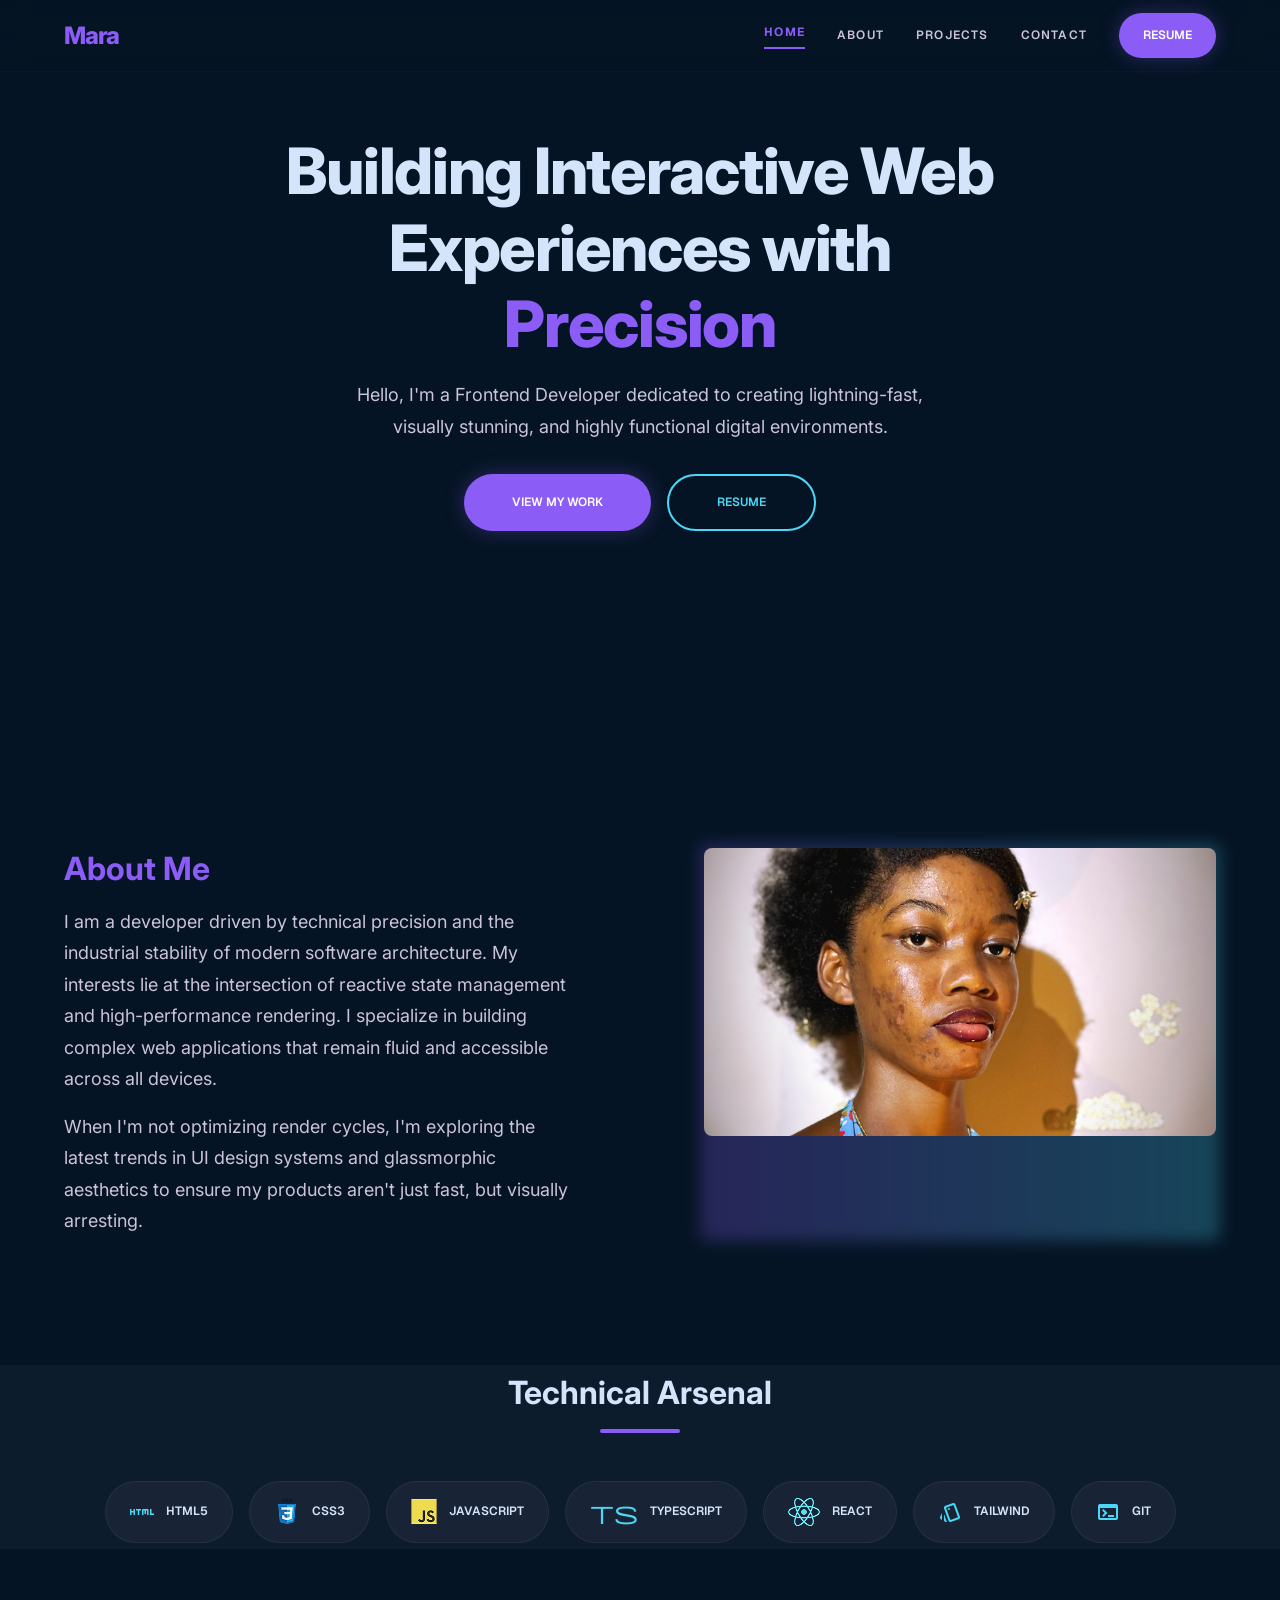
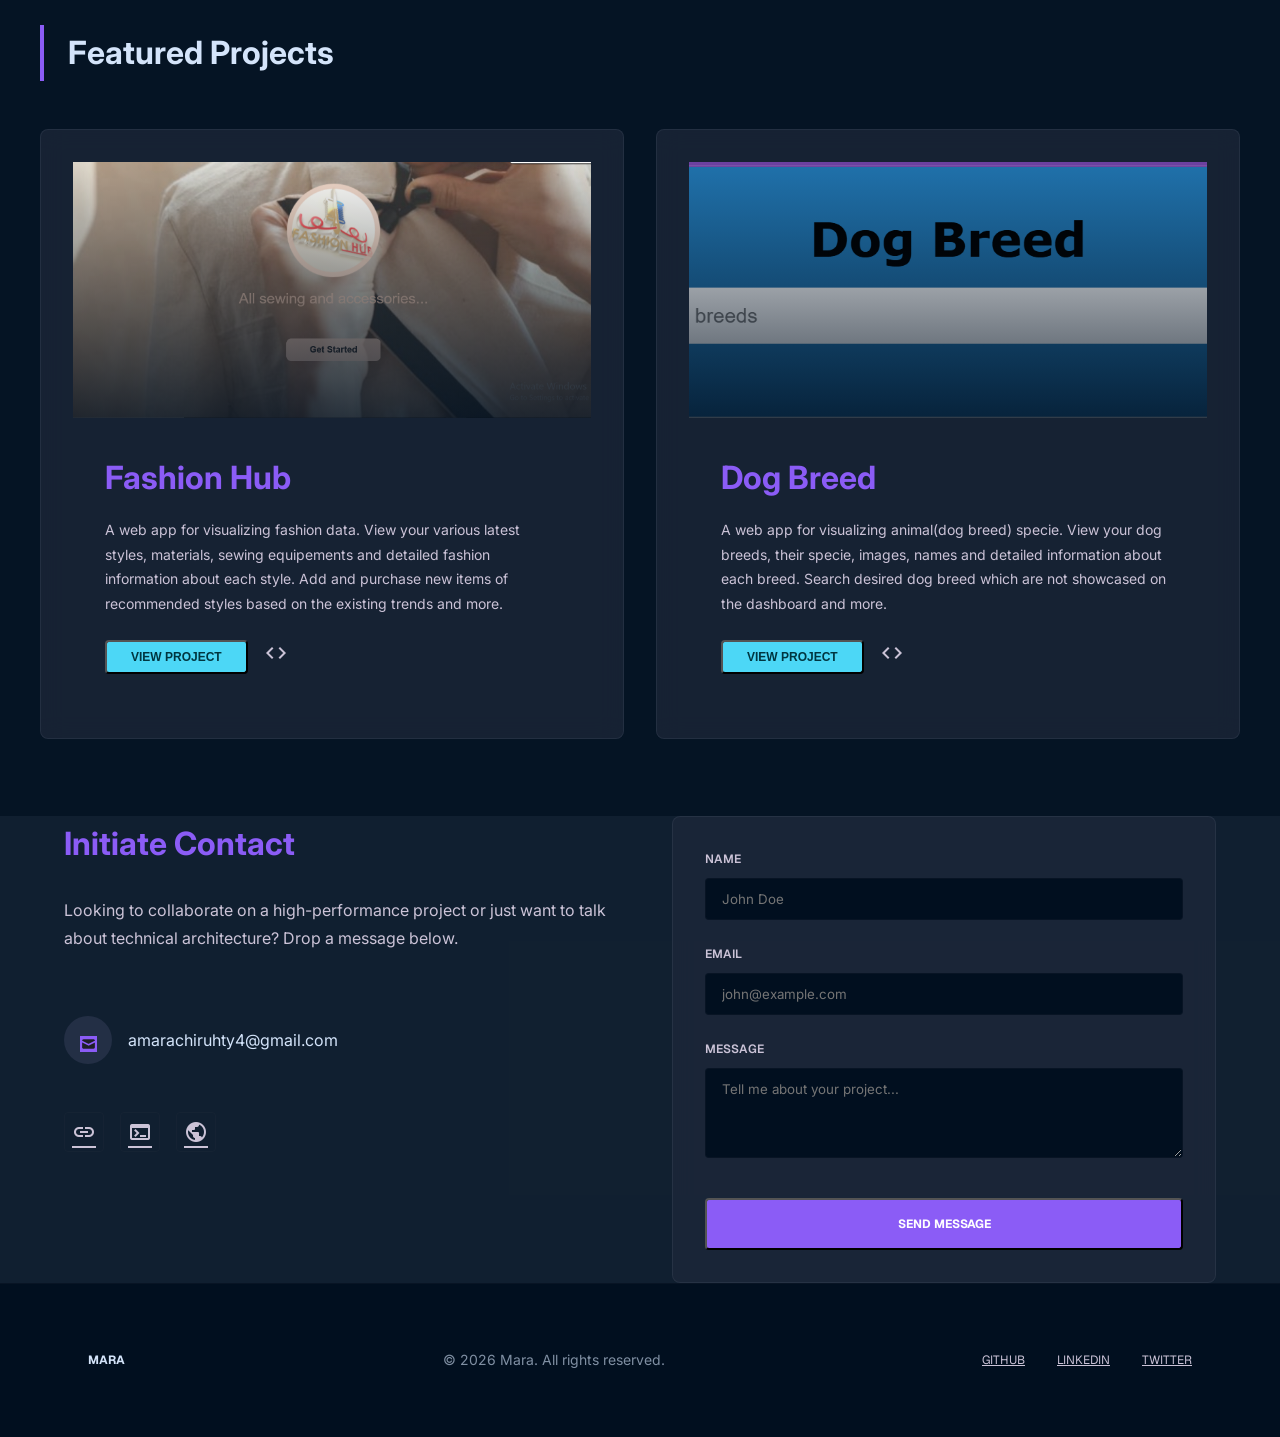
<file: index.html>
<!DOCTYPE html>
<html lang="en">
<head>
    <meta charset="UTF-8">
    <meta name="viewport" content="width=device-width, initial-scale=1.0">
   <title>Mara | Frontend Developer</title>
    <link rel="stylesheet" href="styles.css">
    <link href="https://fonts.googleapis.com/css2?family=Inter:wght@400;700;800&amp;family=Geist:wght@400;600&amp;display=swap" rel="stylesheet"/>
    <link href="https://fonts.googleapis.com/css2?family=Material+Symbols+Outlined:wght,FILL@100..700,0..1&amp;display=swap" rel="stylesheet"/>
</head>
<body>
    <header class="navbar">
        <nav class="container navbar-content">
            <a class="logo" href="#home">Mara</a>
            <section class="nav-links">
                <a class="nav-link nav-active text-label-caps" href="#home">HOME</a>
                <a class="nav-link text-label-caps" href="#about">ABOUT</a>
                <a class="nav-link text-label-caps" href="#projects">PROJECTS</a>
                <a class="nav-link text-label-caps" href="#contact">CONTACT</a>
                <a class="btn btn-primary" href="#">RESUME</a>
            </section>
            <section class="mobile-controls">
                <button id="menu-toggle">
                    <span class="material-symbols-outlined">&#9779;</span>
                </button>
            </section>
        </nav>
    </header>
    <section class="mobile-menu-overlay" id="mobile-menu">
        <button class="mobile-close" id="menu-close">
        <span class="material-symbols-outlined" style="font-size: 2rem;">&#10006;</span>
        </button>
        <a class="mobile-nav-link" href="#home">Home</a>
        <a class="mobile-nav-link" href="#about">About</a>
        <a class="mobile-nav-link" href="#projects">Projects</a>
        <a class="mobile-nav-link" href="#contact">Contact</a>
    </section>
    <main>
        <section class="hero" id="home">
            <div class="container hero-content reveal">
                <h1 class="text-display hero-title">
                    Building Interactive Web Experiences with <span>Precision</span>
                </h1>
                <p class="text-body-lg hero-desc">
                    Hello, I'm a Frontend Developer dedicated to creating lightning-fast, visually stunning, and highly functional digital environments.
                </p>
                <div class="hero-btns">
                    <a class="btn btn-primary btn-hero" href="#projects">VIEW MY WORK</a>
                    <a class="btn btn-outline btn-hero" href="#">RESUME</a>
                </div>
            </div>
        </section>
        <section id="about">
            <div class="container about-grid">
                <div class="reveal">
                    <h2 class="text-headline" style="color: var(--primary); margin-bottom: var(--space-sm);">About Me</h2>
                    <p class="text-body-lg" style="color: var(--on-surface-variant); margin-bottom: var(--space-sm);">
                       I am a developer driven by technical precision and the industrial stability of modern software architecture. My interests lie at the intersection of reactive state management and high-performance rendering. 
                        I specialize in building complex web applications that remain fluid and accessible across all devices. 
                    </p>
                    <p class="text-body-lg" style="color: var(--on-surface-variant);">
                       When I'm not optimizing render cycles, I'm exploring the latest trends in UI design systems and glassmorphic aesthetics to ensure my products aren't just fast, but visually arresting.
                    </p>
                </div>
                <div class="image-wrapper">
                    <p class="about-image">
                        <img data-alt="A professional, high-tech workspace of a software developer in a dark room. The desk features multiple ultra-wide monitors displaying complex code structures in neon violet and cyan syntax. A mechanical keyboard glows softly. The lighting is low-key, emphasizing a cyber-industrial aesthetic with subtle depth of field and premium hardware." src="assests/profile1 (2).jpg"/>
                    </p>
                </div>
            </div>
        </section>
        <!-- Skills Section -->
        <section class="skills-section reveal">
            <div class="container">
                <div class="skills-header">
                    <h2>Technical Arsenal</h2>
                    <div class="skills-divider"></div>
                </div>
                <div class="skills-grid">
                    <div class="glass-card skill-tag">
                        <span class="material-symbols-outlined">html</span>
                        <span>HTML5</span>
                    </div>
                    <div class="glass-card skill-tag">
                        <img src="./assests/css.png" alt="">
                        <span>CSS3</span>
                    </div>
                    <div class="glass-card skill-tag">
                        <img src="./assests/js.png" alt="">
                        <span>JavaScript</span>
                    </div>
                    <div class="glass-card skill-tag">
                        <span class="material-symbols-outlined">TS</span>
                        <span>TypeScript</span>
                    </div>
                    <div class="glass-card skill-tag">
                        <img src="./assests/react.png" alt="">
                        <span>React</span>
                    </div>
                    <div class="glass-card skill-tag">
                        <span class="material-symbols-outlined">style</span>
                        <span>Tailwind</span>
                    </div>
                    <div class="glass-card skill-tag">
                        <span class="material-symbols-outlined">terminal</span>
                        <span>Git</span>
                    </div>
                </div>
            </div>
        </section>

        <!-- Projects Section -->
        <section class="container projects-section reveal" id="projects">
            <h2 class="projects-title">Featured Projects</h2>
            <main class="projects-grid">
                <!-- Project 1 -->
                <section class="glass-card project-card">
                    <div class="project-image">
                        <img data-alt="A futuristic dashboard UI for a data analytics platform. The interface features translucent glass cards, neon-lit line charts in Electric Violet, and a deep slate background. The design is sleek, industrial, and high-contrast, representing a sophisticated technical tool for engineers." src="./assests/fashion.png"/>
                        <div class="project-overlay"></div>
                    </div>
                    <div class="project-info">
                    <h3 class="project-name">Fashion Hub</h3>
                    <p class="project-desc">A web app for visualizing fashion data. View your various latest styles, materials, sewing equipements and detailed fashion information about each style. Add and purchase new items of recommended styles based on the existing trends and more.</p>
                    <div class="project-actions">
                    <button class="btn-project">View Project</button>
                    <a class="project-code-link" href="#">
                    <span class="material-symbols-outlined">code</span>
                    </a>
                    </div>
                    </div>
                </section>
                <!-- Project 2 -->
                <section class="glass-card project-card">
                    <div class="project-image">
                        <img data-alt="A conceptual mobile application for a technical portfolio hub. The screen shows a grid of sleek project cards with obsidian textures and cyber-cyan accents. The atmosphere is professional and tech-forward, with soft glowing highlights and sharp typography." src="./assests/dog-breed.png"/>
                        <div class="project-overlay"></div>
                    </div>
                    <div class="project-info">
                        <h3 class="project-name">Dog Breed</h3>
                        <p class="project-desc">A web app for visualizing animal(dog breed) specie. View your dog breeds, their specie, images, names and detailed information about each breed. Search desired dog breed which are not showcased on the dashboard and more.</p>
                        <div class="project-actions">
                            <button class="btn-project">View Project</button>
                            <a class="project-code-link" href="#">
                                <span class="material-symbols-outlined">code</span>
                            </a>
                        </div>
                    </div>
                </section>
            </main>
        </section>
        <!-- Contact Section -->
        <section class="contact-section reveal" id="contact">
            <div class="container contact-grid">
                <div class="contact-info">
                    <h2>Initiate Contact</h2>
                    <p>Looking to collaborate on a high-performance project or just want to talk about technical architecture? Drop a message below.</p>
                    <p class="contact-methods">
                        <div class="contact-method">
                            <div class="contact-icon">
                                <span class="material-symbols-outlined">
                                    <img src="./assests/Mail.png" alt="" style="background-color: var(--primary);">
                                </span>
                            </div>
                            <span class="contact-label">amarachiruhty4@gmail.com</span>
                        </div>
                    </p>
                    <p class="social-links">
                        <a class="social-link" href="#">
                            <span class="material-symbols-outlined">link</span>
                        </a>
                        <a class="social-link" href="#">
                            <span class="material-symbols-outlined">terminal</span>
                        </a>
                        <a class="social-link" href="#">
                            <span class="material-symbols-outlined">public</span>
                        </a>
                    </p>
                </div>
                <form class="glass-card contact-form">
                    <p class="form-group">
                        <label for="name">Name</label>
                        <input id="name" placeholder="John Doe" type="text"/>
                    </p>
                    <p class="form-group">
                        <label for="email">Email</label>
                        <input id="email" placeholder="john@example.com" type="email"/>
                    </p>
                    <p class="form-group">
                        <label for="message">Message</label>
                        <textarea id="message" placeholder="Tell me about your project..." rows="4"></textarea>
                    </p>
                    <button class="btn-submit" type="submit">Send Message</button>
                </form>
            </div>
        </section>
    </main>

    <footer class="site-footer">
        <div class="container footer-content">
            <div class="footer-logo">Mara</div>
            <small class="copyright">
                © 2026 Mara. All rights reserved.
            </small>
            <div class="footer-links">
                <a class="footer-link" href="#">GitHub</a>
                <a class="footer-link" href="#">LinkedIn</a>
                <a class="footer-link" href="#">Twitter</a>
            </div>
        </div>
    </footer>

    <script src="script.js"></script>
</body>
</html>
</file>
<file: styles.css>
:root {
	/* Design System Tokens */
	--primary: #8b5cf6; /* Electric Violet - Dark Mode Default */
	--on-primary: #ffffff;
	--secondary: #4cd7f6; 
	--on-secondary: #003640;
	--background: #051424; 
	--on-background: #d4e4fa;
	--surface: rgba(5, 20, 36, 0.7);
	--surface-container-low: #0d1c2d;
	--surface-container-lowest: #010f1f;
	--on-surface: #d4e4fa;
	--on-surface-variant: #cbc3d7;
	--outline: #958ea0;
	--outline-variant: rgba(73, 68, 84, 0.1);
	
	--radius-default: 0.125rem;
	--radius-lg: 0.25rem;
	--radius-xl: 0.5rem;
	--radius-full: 9999px;

	--space-xs: 0.5rem;
	--space-sm: 1rem;
	--space-md: 2rem;
	--space-lg: 4rem;
	--space-xl: 8rem;
	--gutter: 1.5rem;
	--max-width: 1200px;

	--font-body: 'Inter', sans-serif;
	--font-display: 'Inter', sans-serif;
	--font-caps: 'Geist', sans-serif;

	--transition: all 0.3s cubic-bezier(0.22, 1, 0.36, 1);
}

/* [data-theme="light"] {
	--primary: #06b6d4; 
	--secondary: #06b6d4;
	--background: #ffffff;
	--on-background: #0f172a;
	--surface: rgba(255, 255, 255, 0.8);
	--surface-container-low: #f8fafc;
	--surface-container-lowest: #ffffff;
	--on-surface: #1e293b;
	--on-surface-variant: #64748b;
	--outline: #cbd5e1;
	--outline-variant: rgba(15, 23, 42, 0.1);
} */

* {
    box-sizing: border-box;
    margin: 0;
    padding: 0;
}

html {
	scroll-behavior: smooth; 
}

body {
	font-family: var(--font-body);
	background-color: var(--background);
	color: var(--on-background);
	line-height: 1.75;
	overflow-x: hidden;
	transition: background-color 0.3s ease, color 0.3s ease;
}

.container {
	max-width: var(--max-width);
	margin: 0 auto;
	padding: 0 var(--gutter);
}

/* Typography Classes */
.text-display {
	font-family: var(--font-display); 
	font-size: 2.5rem; 
	font-weight: 800; 
	line-height: 1.2; 
	letter-spacing: -0.02em; 
}

.text-headline { 
	font-size: 2rem; 
	font-weight: 700; 
	line-height: 1.3; 
}

.text-body-lg { 
	font-size: 1.125rem; 
}

.text-body-sm { 
	font-size: 0.875rem; 
}

.text-label-caps { 
	font-family: var(--font-caps); 
	font-size: 0.75rem; 
	font-weight: 600; 
	letter-spacing: 0.1em; 
	text-transform: uppercase; 
}

/* Component Styles */
.navbar {
	position: fixed;
	top: 0; left: 0; right: 0;
	z-index: 50;
	background: var(--surface);
	backdrop-filter: blur(12px);
	border-bottom: 1px solid var(--outline-variant);
	height: 72px;
	display: flex;
	align-items: center;
}

.navbar-content {
	display: flex;
	justify-content: space-between;
	align-items: center;
	width: 100%;
}

.logo {
	font-size: 1.5rem;
	font-weight: 800;
	color: var(--primary);
	text-decoration: none;
	letter-spacing: -0.05em;
	transition: var(--transition);
}

.nav-links { 
	display: none; 
	gap: var(--space-md); 
	align-items: center; 
}

.nav-link {
	text-decoration: none;
	color: var(--on-surface-variant);
	transition: var(--transition);
}

.nav-link:hover { 
	color: var(--primary); 
}

.nav-active { 
	color: var(--primary); 
	font-weight: 700; 
	border-bottom: 2px solid var(--primary); 
	padding-bottom: 4px; 
}

.btn {
	display: inline-flex;
	align-items: center;
	justify-content: center;
	padding: 0.75rem 1.5rem;
	border-radius: var(--radius-full);
	font-family: var(--font-caps);
	font-size: 0.75rem;
	font-weight: 600;
	text-decoration: none;
	transition: var(--transition);
	cursor: pointer;
	border: none;
}

.btn-primary {
	background-color: var(--primary);
	color: var(--on-primary);
	box-shadow: 0 0 20px rgba(139, 92, 246, 0.3);
}

.btn-primary:hover { 
	transform: scale(1.05); 
	opacity: 0.9; 
}

.btn-outline {
	background: transparent;
	border: 2px solid var(--secondary);
	color: var(--secondary);
}

.btn-outline:hover { 
	background: rgba(76, 215, 246, 0.1); 
	transform: scale(1.05); 
}

/* Mobile Menu */
.mobile-menu-overlay {
	position: fixed;
	inset: 0;
	background: rgba(5, 20, 36, 0.95);
	z-index: 100;
	display: flex;
	flex-direction: column;
	align-items: center;
	justify-content: center;
	gap: var(--space-lg);
	transform: translateX(100%);
	transition: transform 0.3s ease;
}

.mobile-menu-overlay.active { 
	transform: translateX(0); 
}

.mobile-close { 
	position: absolute; 
	top: 1.5rem; 
	right: 1.5rem; 
	color: var(--primary); 
	border: none; 
	background: none; 
	cursor: pointer; 
}

.mobile-nav-link { 
	font-size: 2.5rem; 
	font-weight: 800; 
	color: var(--primary); 
	text-decoration: none; 
}

.mobile-controls { 
	display: flex; 
	align-items: center; 
	gap: var(--space-xs); 
}

#menu-toggle { 
	font-size: 2rem;
	background: none; 
	border: none; 
	color: var(--primary); 
	cursor: pointer; 
}

.glass-card {
	background: rgba(30, 41, 59, 0.7);
	backdrop-filter: blur(12px);
	border: 1px solid rgba(148, 163, 184, 0.1);
	border-radius: var(--radius-xl);
	padding: var(--space-md);
	transition: var(--transition);
}

/* Reveal Animation */
.reveal { 
	transform: translateY(20px); 
	transition: opacity 0.8s ease, transform 0.8s ease; 
}

.reveal.active { 
	opacity: 1; 
	transform: translateY(0); 
}

/* Sections */
section {
	padding: var(--space-xl) 0; 
}

.hero {
	min-height: 80vh;
	display: flex;
	align-items: center;
	justify-content: center;
	text-align: center;
	padding-top: 72px;
}

.hero-content { 
	max-width: 800px; 
	margin: 0 auto; 
}

.hero-title { 
	margin-bottom: var(--space-sm); 
}

.hero-title span { 
	color: var(--primary); 
}

.hero-desc { 
	color: var(--on-surface-variant); 
	margin-bottom: var(--space-md); 
	max-width: 600px; 
	margin-left: auto; 
	margin-right: auto; 
}

.hero-btns { 
	display: flex; 
	flex-direction: column; 
	gap: var(--space-sm); 
	justify-content: center; 
}

.about-grid {
	display: grid;
	grid-template-columns: 1fr;
	gap: var(--space-xl);
}

.image-wrapper {
	position: relative;
}

.image-wrapper::before {
	content: '';
	position: absolute;
	inset: -4px;
	background: linear-gradient(to right, var(--primary), var(--secondary));
	border-radius: var(--radius-xl);
	filter: blur(8px);
	opacity: 0.25;
	transition: var(--transition-smooth);
}

.image-wrapper:hover::before {
	opacity: 0.5;
}

.about-image {
	position: relative;
	width: 100%;
	aspect-ratio: 16/9;
	object-cover: cover;
	border-radius: var(--radius-xl);
	background: var(--surface-container);
	overflow: hidden;
}

.about-image img {
	width: 100%;
	height: 100%;
	object-fit: cover;
}

/* Skills Section */
.skills-section {
	padding: var(--spacing-xl);
	background-color: var(--surface-container-low);
	padding-bottom: 6px;
}

.skills-header {
	text-align: center;
	margin-bottom: 3rem;
}

.skills-header h2 {
	font-size: 2rem;
	margin-bottom: 0.5rem;
}

.skills-divider {
	width: 80px;
	height: 4px;
	background: var(--primary);
	margin: 0 auto;
	border-radius: 2px;
}

.skills-grid {
	display: flex;
	flex-wrap: wrap;
	justify-content: center;
	gap: 1rem;
}

.skill-tag {
	display: flex;
	align-items: center;
	gap: 0.75rem;
	padding: 1rem 1.5rem;
	border-radius: 9999px;
	font-family: 'Geist', sans-serif;
	font-size: 0.75rem;
	text-transform: uppercase;
	font-weight: 600;
}

.skill-tag span:first-child {
	color: var(--secondary);
}

/* Projects Section */
.projects-section {
	padding: var(--spacing-xl) 0;
	margin-top: 6%;
}

.projects-title {
	font-size: 2rem;
	margin-bottom: 3rem;
	border-left: 4px solid var(--primary);
	padding-left: 1.5rem;
}

.projects-grid {
	display: grid;
	gap: 2rem;
}

.project-card {
	overflow: hidden;
}

.project-image {
	height: 256px;
	position: relative;
	overflow: hidden;
}

.project-image img {
	width: 100%;
	height: 100%;
	object-fit: cover;
	transition: transform 0.5s ease;
}

.project-card:hover .project-image img {
	transform: scale(1.1);
}

.project-overlay {
	position: absolute;
	inset: 0;
	background: linear-gradient(to top, rgba(1, 15, 31, 0.8), transparent);
}

.project-info {
	padding: 2rem;
}

.project-name {
	font-size: 2rem;
	color: var(--primary);
	margin-bottom: 0.75rem;
}

.project-desc {
	color: var(--on-surface-variant);
	font-size: 0.875rem;
	margin-bottom: 1.5rem;
}

.project-actions {
	display: flex;
	gap: 1rem;
	align-items: center;
}

.btn-project {
	background-color: var(--secondary);
	color: var(--on-secondary);
	padding: 0.5rem 1.5rem;
	border-radius: var(--radius-lg);
	font-size: 0.75rem;
	font-weight: 700;
	text-transform: uppercase;
}

.btn-project:hover {
	box-shadow: 0 0 20px rgba(76, 215, 246, 0.4);
}

.project-code-link {
	color: var(--on-surface-variant);
}

.project-code-link:hover {
	color: var(--secondary);
}

/* Contact Section */
.contact-section {
	padding: var(--spacing-xl) 0;
	background-color: rgba(28, 43, 60, 0.5);
	margin-top: 6%;
}

.contact-grid {
	display: grid;
	gap: 4rem;
}

.contact-info h2 {
	font-size: 2rem;
	color: var(--primary);
	margin-bottom: 1.5rem;
}

.contact-info p {
	color: var(--on-surface-variant);
	margin-bottom: 2rem;
}

.contact-methods {
	display: flex;
	flex-direction: column;
	gap: 1.5rem;
}

.contact-method {
	display: flex;
	align-items: center;
	gap: 1rem;
	cursor: pointer;
}

.contact-icon {
	width: 48px;
	height: 48px;
	border-radius: 50%;
	background: rgba(208, 188, 255, 0.1);
	display: flex;
	justify-content: center;
	align-items: center;
	color: var(--primary);
	transition: var(--transition-smooth);
}

.contact-method:hover .contact-icon {
	background: var(--primary);
	color: var(--on-primary);
}

.social-links {
	margin-top: 3rem;
	display: flex;
	gap: 1rem;
}

.social-link {
	width: 40px;
	height: 40px;
	border: 1px solid var(--outline-variant);
	display: flex;
	justify-content: center;
	align-items: center;
	border-radius: var(--radius-lg);
	color: var(--on-surface-variant);
}

.social-link:hover {
	border-color: var(--primary);
	background: rgba(208, 188, 255, 0.1);
}

/* Form */
.contact-form {
	padding: 2rem;
	display: flex;
	flex-direction: column;
	gap: 1.5rem;
}

.form-group {
	display: flex;
	flex-direction: column;
	gap: 0.5rem;
}

.form-group label {
	font-family: 'Geist', sans-serif;
	font-size: 0.75rem;
	text-transform: uppercase;
	font-weight: 600;
	color: var(--on-surface-variant);
}

.form-group input, .form-group textarea {
	width: 100%;
	background: var(--surface-container-lowest);
	border: 1px solid var(--outline-variant);
	border-radius: var(--radius-lg);
	padding: 0.75rem 1rem;
	color: var(--on-surface);
	font-family: inherit;
}

.form-group input:focus, .form-group textarea:focus {
	outline: none;
	border-color: var(--secondary);
	box-shadow: 0 0 10px rgba(76, 215, 246, 0.2);
}

.btn-submit {
	background-color: var(--primary);
	color: var(--on-primary);
	font-family: 'Geist', sans-serif;
	font-weight: 700;
	font-size: 0.75rem;
	text-transform: uppercase;
	padding: 1rem;
	border: 1 solid;
	outline: none;
	border-radius: var(--radius-lg);
	margin-top: 1rem;
}

.btn-submit:hover {
	transform: scale(1.02);
	box-shadow: 0 0 20px rgba(208, 188, 255, 0.4);
}

/* Footer */
.site-footer {
	padding: 5%;
	background: var(--surface-container-lowest);
	border-top: 1px solid var(--outline-variant);
}

.footer-content {
	display: flex;
	flex-direction: column;
	align-items: center;
	justify-content: space-between;
	gap: 1.5rem;
}

.footer-logo {
	font-family: 'Geist', sans-serif;
	font-weight: 700;
	font-size: 0.75rem;
	text-transform: uppercase;
}

.copyright {
	font-size: 0.875rem;
	opacity: 0.6;
}

.footer-links {
	display: flex;
	gap: 2rem;
}

.footer-link {
	font-family: 'Geist', sans-serif;
	font-size: 0.75rem;
	text-transform: uppercase;
	color: var(--on-surface-variant);
}

.footer-link:hover {
	color: var(--secondary);
}


@media (min-width: 1024px) {
	.about-grid { 
		grid-template-columns: 1fr 1fr; 
	} 
}


/* body {
  max-width: 1200px;
  margin: 0 auto;
  background-color: #181824;
  color: white;
  font-family: "Poppins", sans-serif;
  font-weight: 500;
}

.nav-bar {
  display: flex;
  justify-content: space-between;
  align-items: center;
  position: fixed;
  top: 0;
  left: 0;
  right: 0;
  background-color: #181824;
  z-index: 10;
  padding-inline: 8%;
  padding-block: 15px;
}

h3 {
  font-size: 28px;
}

h3 {
  color: rgb(108, 24, 187);
}

.nav-bar-link {
    display: flex;
	gap: 18px;
    font-size: 1.2rem;
    cursor: pointer;
}

.nav-bar-link a {
  list-style: none;
  color: white;
}

.nav-bar-link a:hover {
    color: rgb(108, 24, 187);
}

.head {
    display: flex;
    background-color: #1A1A29;
    justify-content: space-between;
    margin-bottom: 50px;
    margin-top: 20px;
    padding-top: 80px;
    padding-bottom: 20px;
    font-size: 19px;
}
.left-div {
  max-width: 435px;
  font-weight: 600;
  padding-top: 50px;
}

.left-div p, .left-div h2 {
  margin: 1px;
}

.left-div h2 {
  font-size: 52px;
  line-height: 78px;
}

.left-div #greeting{
font-size: 32px;
line-height: 48px;
}

.left-div #para {
  font-weight: 500;
  font-size: 18px;
  line-height: 27px;
  margin: 4px;
}

.btn {
  border-radius: 8px;
  color: white;
  padding: 12px 25px;
  margin: 6px;
  cursor: pointer;
  text-decoration: none;
  font-size: 16px;
  line-height: 24px;
}

.btn-primary{
  background-color: rgb(170, 93, 243);
  border: none;
}

.btn-secondary {
  background-color: transparent;
  border: solid 2px rgb(170, 93, 243);
}

.right-div {
  background-image: url("../public/ellipse.png");
  background-position: top;
  background-repeat: no-repeat;
  background-size: cover;
  height: 295px;
  width: 320px;
}

.man-image {
  width: 330px;
}

h4 {
  color: rgb(108, 24, 187);
  font-size: 32px;
  padding-top: 10px;
  line-height: 48px;
}

#main-p {
  line-height: 32px;
  margin: 5px;
  font-size: 18px;
}

.text {
  display: flex;
 align-items: center;
} */


@media (min-width: 768px) { 
	.text-display { 
		font-size: 4rem; 
	} 

	.nav-links { 
		display: flex; 
	}

	.mobile-controls { 
		display: none; 
	} 

	.hero {
		height: 50vh;
	}
	
	.hero-btns { 
		flex-direction: row; 
	} 
	
	.btn-hero { 
		padding: 1rem 3rem; 
	}

	.projects-grid {
		grid-template-columns: 1fr 1fr;
	}

	.contact-grid {
		grid-template-columns: 1fr 1fr;
	}

	.footer-content {
		flex-direction: row;
	}
}
</file>
